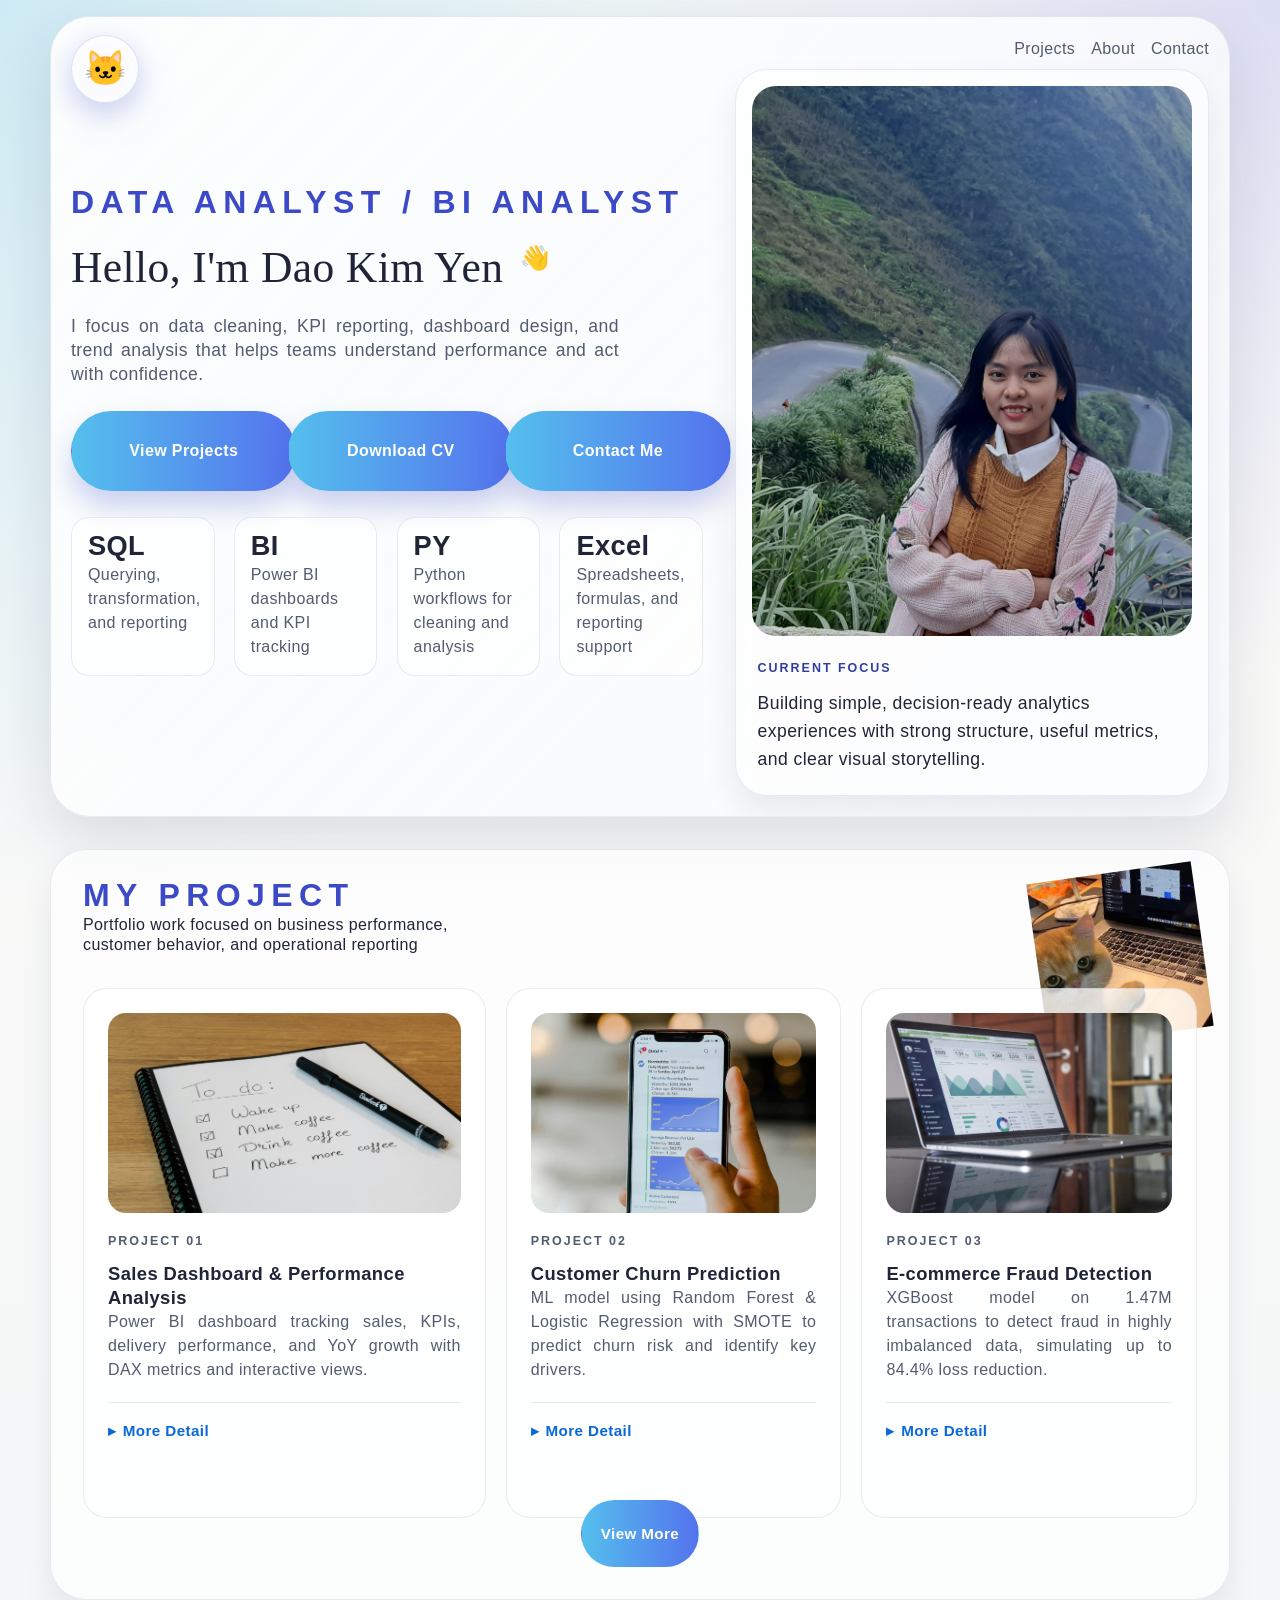
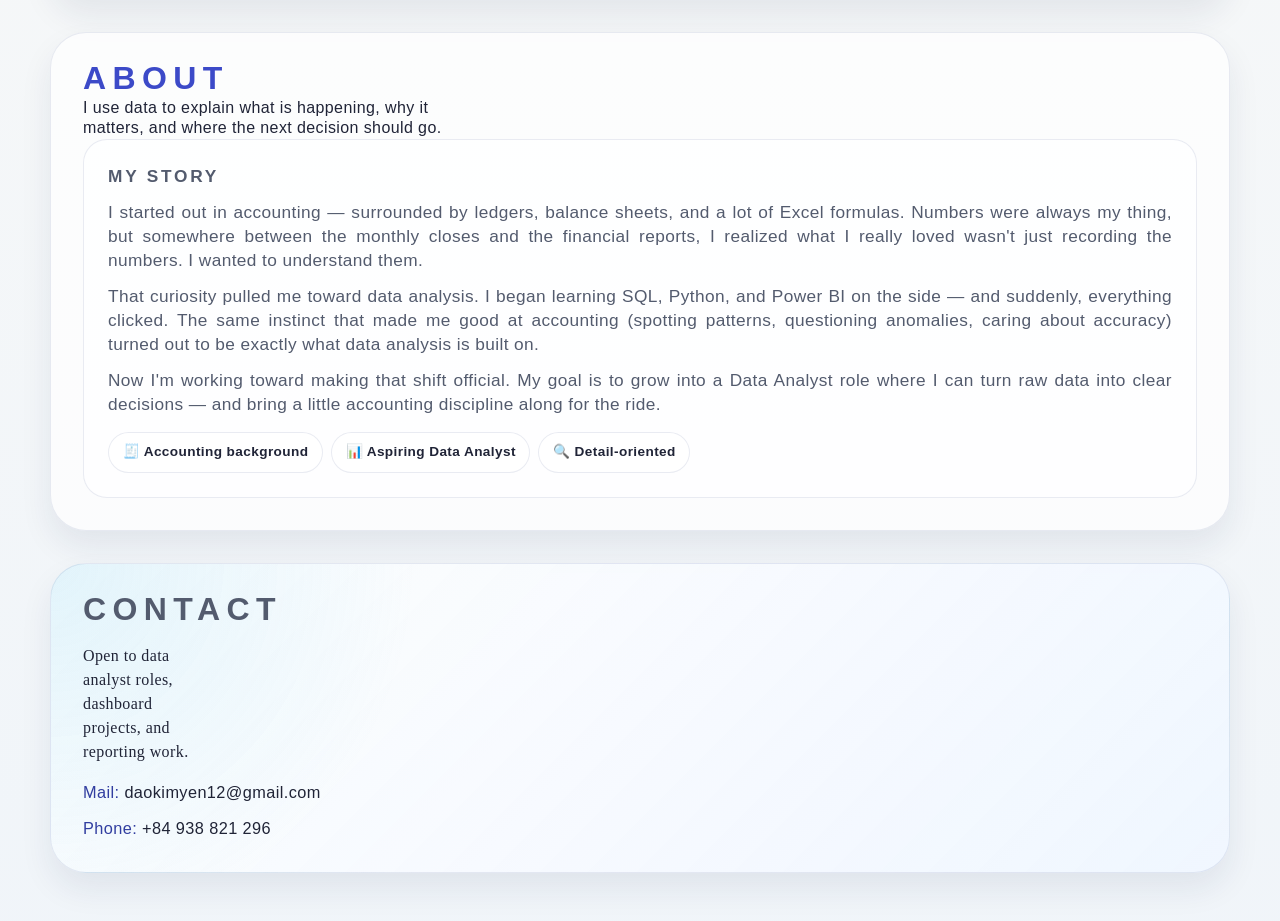
<file: index.html>
<!DOCTYPE html>
<html lang="en">
<head>
    <meta charset="UTF-8">
    <meta name="viewport" content="width=device-width, initial-scale=1.0">
    <meta name="description" content="Portfolio of a data analyst focused on dashboards, business insights, and decision-ready reporting.">
    <title>Data Analyst Portfolio</title>
    <link rel="stylesheet" href="css/main.css">
</head>
<body>
    <div class="page-shell">
        <header class="hero">
            <button class="cat-logo" id="cat-logo" type="button" aria-label="Play welcome message">🐱</button>
            <nav class="topbar">
                <div class="topbar-links">
                    <a href="#work">Projects</a>
                    <a href="#about">About</a>
                    <a href="#contact">Contact</a>
                </div>
            </nav>

            <section class="hero-grid" id="home">
                <div class="hero-copy">
                    <p class="eyebrow">Data Analyst / BI Analyst</p>
                    <h1>Hello, I'm Dao Kim Yen <span class="wave-hand" aria-hidden="true">👋</span></h1>
                    <p class="hero-text">
                        I focus on data cleaning, KPI reporting, dashboard design, and trend analysis that helps teams understand performance and act with confidence.
                    </p>

                    <div class="hero-actions">
                        <a class="button button-primary" href="#work">View Projects</a>
                        <a class="button button-primary" href="asset/CV_DaoKimYen.pdf" download>Download CV</a>
                        <a class="button button-primary" href="#contact">Contact Me</a>
                        <!--<a class="button button-secondary" href="asset/CV_Tuan.pdf" download>Download CV</a>
                        <a class="button button-tertiary" href="#contact">Contact Me</a>
                        <a class="button button-primary" href="asset/CV_Tuan.pdf" download>Download CV</a> -->
                    </div>

                    <ul class="hero-metrics">
                        <li>
                            <strong>SQL</strong>
                            <span>Querying, transformation, and reporting</span>
                        </li>
                        <li>
                            <strong>BI</strong>
                            <span>Power BI dashboards and KPI tracking</span>
                        </li>
                        <li>
                            <strong>PY</strong>
                            <span>Python workflows for cleaning and analysis</span>
                        </li>
                        <li>
                            <strong>Excel</strong>
                            <span>Spreadsheets, formulas, and reporting support</span>
                        </li>
                    </ul>
                </div>

                <div class="hero-card">
                    <div class="hero-photo-wrap">
                        <img src="asset/KY.jpg" alt="Portrait of DKY">
                    </div>
                    <div class="hero-card-copy">
                        <p class="hero-card-label">Current Focus</p>
                        <p class="hero-card-title">Building simple, decision-ready analytics experiences with strong structure, useful metrics, and clear visual storytelling.</p>
                    </div>
                </div>
            </section>
        </header>

        <main>
            <section class="section" id="work">
                <div class="section-heading">
                    <p class="eyebrow">My Project</p>
                    <h2 class="work-heading-subtitle">Portfolio work focused on business performance, customer behavior, and operational reporting</h2>
                </div>

                <img class="work-cat-image" src="asset/cat2.jpeg" alt="Cat typing on a laptop">

                <div class="project-grid">
                    <article class="project-card">
                        <a href="https://drive.google.com/drive/u/0/folders/1yA1tzAfe2onfVHn7_rutXgk6dZRs2z1W" target="_blank" rel="noopener noreferrer" class="project-img-link">
                            <img src="asset/project1.jpg" alt="Sales Dashboard & Performance Analysis">
                        </a>
                        <p class="project-tag">Project 01</p>
                        <h3>Sales Dashboard & Performance Analysis</h3>
                        <p>Power BI dashboard tracking sales, KPIs, delivery performance, and YoY growth with DAX metrics and interactive views.</p>
                        <details class="project-summary">
                            <summary class="project-summary-toggle">More Detail</summary>
                            <div class="project-summary-body">
                                <p class="project-detail-line"><strong>Goal:</strong> Build a commercial performance dashboard to monitor revenue, orders, customers, shipping cost, delivery status, and customer satisfaction.</p>
                                <p class="project-detail-line"><strong>Tools:</strong> Power BI, DAX, Excel/CSV data preparation.</p>
                                <h4 class="project-detail-title">Implementation</h4>
                                <ul class="project-points">
                                    <li>Cleaned and standardized sales, orders, customers, products, payments, shipping, and review datasets.</li>
                                    <li>Built a Power BI data model and configured relationships across key fact and dimension tables.</li>
                                    <li>Created DAX measures such as Total Sales, Total Orders, Total Customers, AOV, Freight Ratio, YoY, and QoQ.</li>
                                    <li>Designed dashboards by year/quarter/month, category, payment method, and delivery status.</li>
                                    <li>Analyzed delivery time, freight cost, and customer rating relationships.</li>
                                    <li>Added slicers and tooltips for flexible filtering by period, order status, shipping status, and product size group.</li>
                                </ul>
                                <h4 class="project-detail-title">Outcome</h4>
                                <p>Delivered an end-to-end KPI view, identified strong growth in early 2018, highlighted late-order risk linked with low review scores, and showed freight cost at around 14% of payment value to support logistics optimization.</p>
                            </div>
                        </details>
                    </article>

                    <article class="project-card">
                        <a href="https://github.com/YenYen96/Bank-Customer-Churn-Prediction" target="_blank" rel="noopener noreferrer" class="project-img-link">
                            <img src="asset/project2.jpg" alt="Customer Churn Prediction">
                        </a>
                        <p class="project-tag">Project 02</p>
                        <h3>Customer Churn Prediction</h3>
                        <p>ML model using Random Forest & Logistic Regression with SMOTE to predict churn risk and identify key drivers.</p>
                        <details class="project-summary">
                            <summary class="project-summary-toggle">More Detail</summary>
                            <div class="project-summary-body">
                                <p class="project-detail-line"><strong>Goal:</strong> Predict churn probability for bank customers and prioritize retention campaigns for high-risk groups.</p>
                                <p class="project-detail-line"><strong>Tools:</strong> Python, Pandas, NumPy, Matplotlib, Seaborn, Scikit-learn, Imbalanced-learn.</p>
                                <h4 class="project-detail-title">Implementation</h4>
                                <ul class="project-points">
                                    <li>Prepared customer data with features such as credit score, geography, age, tenure, balance, product count, card status, and activity level.</li>
                                    <li>Ran EDA to identify churn-related drivers, with notable effects from age, high balance, and low activity.</li>
                                    <li>Built preprocessing steps including unnecessary-column removal, categorical encoding, and scaling.</li>
                                    <li>Created train/test pipeline and trained Decision Tree, Random Forest, and Logistic Regression models.</li>
                                    <li>Handled class imbalance using class weights, random oversampling, random undersampling, and SMOTE.</li>
                                    <li>Evaluated with Accuracy, Precision, Recall, and F1-score; then tuned threshold to improve churn detection balance.</li>
                                </ul>
                                <h4 class="project-detail-title">Outcome</h4>
                                <ul class="project-points">
                                    <li>Identified high-risk segments, especially older and inactive customers with high account balances.</li>
                                    <li>Threshold optimization improved Precision-Recall trade-off for business retention use cases.</li>
                                    <li>Final Logistic Regression baseline reached approximately F1-score = 0.31 after threshold tuning.</li>
                                    <li>Recommended focused customer-care actions for high-probability churn segments to reduce attrition cost.</li>
                                </ul>
                            </div>
                        </details>
                    </article>

                    <article class="project-card">
                        <a href="https://github.com/YenYen96/fraud-prediction-model" target="_blank" rel="noopener noreferrer" class="project-img-link">
                            <img src="asset/project3.jpg" alt="E-commerce Fraud Detection">
                        </a>
                        <p class="project-tag">Project 03</p>
                        <h3>E-commerce Fraud Detection</h3>
                        <p>XGBoost model on 1.47M transactions to detect fraud in highly imbalanced data, simulating up to 84.4% loss reduction.</p>
                        <details class="project-summary">
                            <summary class="project-summary-toggle">More Detail</summary>
                            <div class="project-summary-body">
                                <p class="project-detail-line"><strong>Goal:</strong> Build a machine learning model to detect high-risk e-commerce transactions and support fraud investigation prioritization.</p>
                                <p class="project-detail-line"><strong>Tools:</strong> Python, Pandas, NumPy, Matplotlib/Seaborn, Scikit-learn, XGBoost.</p>
                                <h4 class="project-detail-title">Implementation</h4>
                                <ul class="project-points">
                                    <li>Processed more than 1.47 million labeled transactions with significant class imbalance.</li>
                                    <li>Performed EDA on amount, time, account age, and address behavior patterns.</li>
                                    <li>Engineered features such as transaction amount log, account age, transaction hour, and billing/shipping mismatch.</li>
                                    <li>Trained and compared Logistic Regression, Decision Tree, Random Forest, and XGBoost.</li>
                                    <li>Applied imbalance handling techniques including class weight and random undersampling.</li>
                                    <li>Evaluated model performance with Precision, Recall, F1-score, ROC-AUC, and PR-AUC.</li>
                                </ul>
                                <h4 class="project-detail-title">Outcome</h4>
                                <ul class="project-points">
                                    <li>Selected XGBoost with undersampling as the final model.</li>
                                    <li>Final model reached PR-AUC = 0.378 and Recall = 68.8%, aligned with high-fraud-catch priority.</li>
                                    <li>Detected major fraud signals: high-value orders, new accounts, and midnight transactions (00:00-05:00).</li>
                                    <li>Business simulation suggested up to 84.4% reduction in potential fraud loss versus no model usage.</li>
                                </ul>
                            </div>
                        </details>
                    </article>
                </div>

                <div class="section-actions">
                    <a class="button button-primary section-button" href="projects.html">View More</a>
                </div>
            </section>

            <section class="section split-section" id="about">
                <div class="section-heading">
                    <p class="eyebrow">About</p>
                    <h2>I use data to explain what is happening, why it matters, and where the next decision should go.</h2>
                </div>

                <div class="about-panel">
                        <p class="about-panel-label">My Story</p>
                        <p>
                            I started out in accounting — surrounded by ledgers, balance sheets, and a lot of Excel formulas. Numbers were always my thing, but somewhere between the monthly closes and the financial reports, I realized what I really loved wasn't just <em>recording</em> the numbers. I wanted to <em>understand</em> them.
                        </p>
                        <p style="margin-top: 0.75rem;">
                            That curiosity pulled me toward data analysis. I began learning SQL, Python, and Power BI on the side — and suddenly, everything clicked. The same instinct that made me good at accounting (spotting patterns, questioning anomalies, caring about accuracy) turned out to be exactly what data analysis is built on.
                        </p>
                        <p style="margin-top: 0.75rem;">
                            Now I'm working toward making that shift official. My goal is to grow into a Data Analyst role where I can turn raw data into clear decisions — and bring a little accounting discipline along for the ride.
                        </p>
                        <div class="about-vibes" style="margin-top: 1rem;">
                            <span class="vibe-chip">🧾 Accounting background</span>
                            <span class="vibe-chip">📊 Aspiring Data Analyst</span>
                            <span class="vibe-chip">🔍 Detail-oriented</span>
                        </div>
                    </div>
            </section>

            <section class="section contact-section" id="contact">
                <div class="contact-card">
                    <p class="eyebrow">Contact</p>
                    <h2>Open to data analyst roles, dashboard projects, and reporting work.</h2>
                    <div class="contact-list">
                        <p><strong>Mail:</strong> daokimyen12@gmail.com</p>
                        <p><strong>Phone:</strong> +84 938 821 296</p>
                    </div>
                </div>
            </section>
        </main>
    </div>

    <script>
        const catLogo = document.getElementById("cat-logo");
        const preferredVoiceNames = [
            "Samantha",
            "Karen",
            "Moira",
            "Tessa",
            "Ava",
            "Allison",
            "Serena",
            "Google UK English Female",
            "Microsoft Zira",
        ];

        function pickPreferredVoice() {
            const voices = window.speechSynthesis.getVoices();

            if (!voices.length) {
                return null;
            }

            const namedVoice = voices.find((voice) =>
                preferredVoiceNames.some((name) => voice.name.includes(name))
            );

            if (namedVoice) {
                return namedVoice;
            }

            return voices.find((voice) => voice.lang.toLowerCase().startsWith("en")) || null;
        }

        if (catLogo && "speechSynthesis" in window) {
            window.speechSynthesis.onvoiceschanged = pickPreferredVoice;

            catLogo.addEventListener("click", () => {
                window.speechSynthesis.cancel();

                const message = new SpeechSynthesisUtterance("Ha... low. I'm Yen. Welcome to my portfolio.");
                message.lang = "en-US";
                message.rate = 0.88;
                message.pitch = 1.22;

                const preferredVoice = pickPreferredVoice();

                if (preferredVoice) {
                    message.voice = preferredVoice;
                    message.lang = preferredVoice.lang;
                }

                window.speechSynthesis.speak(message);
            });
        }
    </script>
</body>
</html>
</file>
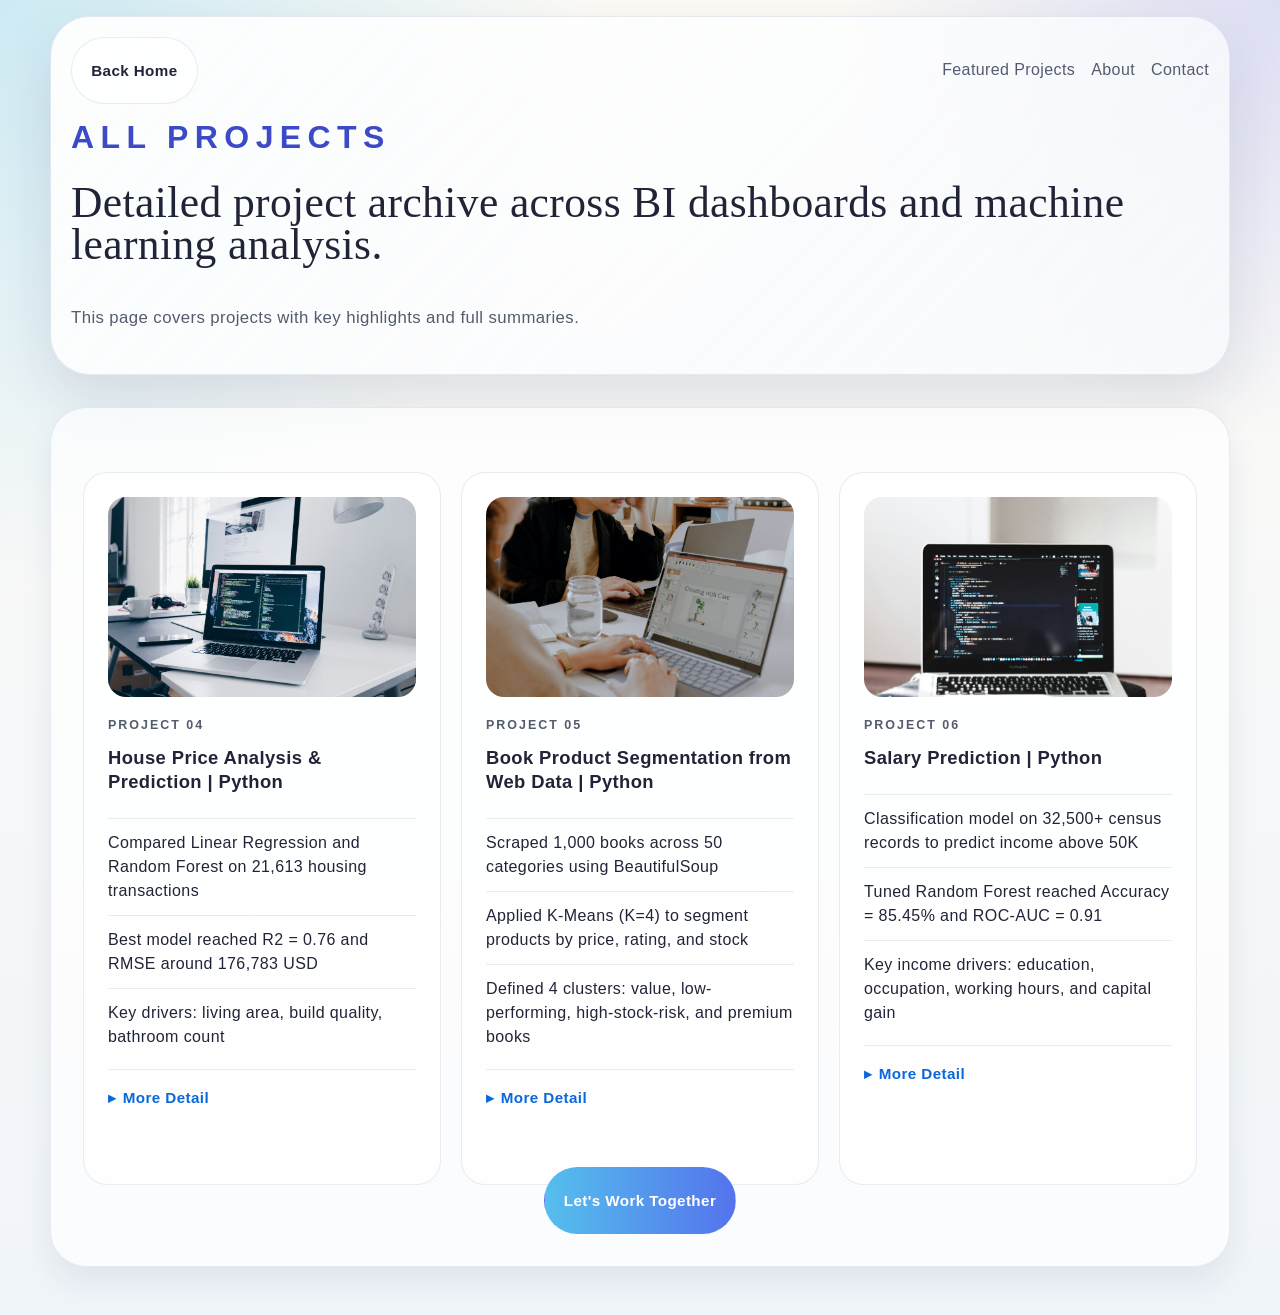
<file: projects.html>
﻿<!DOCTYPE html>
<html lang="en">
<head>
    <meta charset="UTF-8">
    <meta name="viewport" content="width=device-width, initial-scale=1.0">
    <meta name="description" content="All data analyst projects covering dashboards, customer insights, and operational reporting.">
    <title>All Projects | Data Analyst Portfolio</title>
    <link rel="stylesheet" href="css/main.css">
</head>
<body class="projects-page">
    <div class="page-shell">
        <header class="hero">
            <nav class="topbar">
                <a class="button button-secondary section-button" href="index.html">Back Home</a>
                <div class="topbar-links">
                    <a href="index.html#work">Featured Projects</a>
                    <a href="index.html#about">About</a>
                    <a href="index.html#contact">Contact</a>
                </div>
            </nav>

            <section class="hero-copy" id="all-projects">
                <p class="eyebrow">All Projects</p>
                <h1>Detailed project archive across BI dashboards and machine learning analysis.</h1>
                <p class="page-intro">
                    This page covers projects with key highlights and full summaries.
                </p>
            </section>
        </header>

        <main>
            <section class="section">
                <div class="projects-layout">

                    <article class="project-card">
                        <a href="https://github.com/YenYen96/House-Price-Analysis-Prediction" target="_blank" rel="noopener noreferrer" class="project-img-link">
                            <img src="asset/project4.jpg" alt="House Price Analysis & Prediction">
                        </a>
                        <p class="project-tag">Project 04</p>
                        <h3>House Price Analysis & Prediction | Python</h3>
                        <ul class="project-points">
                            <li>Compared Linear Regression and Random Forest on 21,613 housing transactions</li>
                            <li>Best model reached R2 = 0.76 and RMSE around 176,783 USD</li>
                            <li>Key drivers: living area, build quality, bathroom count</li>
                        </ul>
                        <details class="project-summary">
                            <summary class="project-summary-toggle">More Detail</summary>
                            <div class="project-summary-body">
                                <p class="project-detail-line"><strong>Goal:</strong> Build a machine learning solution to predict housing prices and identify major value drivers.</p>
                                <p class="project-detail-line"><strong>Tools:</strong> Python, Pandas, NumPy, Matplotlib, Seaborn, Scikit-learn.</p>
                                <h4 class="project-detail-title">Implementation</h4>
                                <ul class="project-points">
                                    <li>Analyzed 21,613 housing transactions with features including price, living area, lot area, bedrooms, bathrooms, floors, and build year.</li>
                                    <li>Cleaned missing/duplicate records, converted date fields, and created derived variables such as year, month, and house_age.</li>
                                    <li>Performed EDA using histograms, count plots, box plots, correlation heatmaps, and time-based trend charts.</li>
                                    <li>Detected outliers, especially in price, bedrooms, sqft_living, sqft_lot, and high-value segments.</li>
                                    <li>Compared Linear Regression and Random Forest on both raw and outlier-handled datasets.</li>
                                    <li>Evaluated models using R2 and RMSE metrics.</li>
                                </ul>
                                <h4 class="project-detail-title">Outcome</h4>
                                <ul class="project-points">
                                    <li>Random Forest performed better than Linear Regression, indicating non-linear relationships.</li>
                                    <li>Best model (Random Forest with 200 trees after outlier handling) reached R2 = 0.76 and RMSE around 176,783 USD.</li>
                                    <li>Linear Regression improved to R2 = 0.65 after outlier handling.</li>
                                    <li>Most influential factors included living area, build quality, bathroom count, nearby living area, and above-ground area.</li>
                                </ul>
                            </div>
                        </details>
                    </article>

                    <article class="project-card">
                        <a href="https://github.com/YenYen96/Book-Product-Segmentation" target="_blank" rel="noopener noreferrer" class="project-img-link">
                            <img src="asset/project5.jpg" alt="Book Product Segmentation">
                        </a>
                        <p class="project-tag">Project 05</p>
                        <h3>Book Product Segmentation from Web Data | Python</h3>
                        <ul class="project-points">
                            <li>Scraped 1,000 books across 50 categories using BeautifulSoup</li>
                            <li>Applied K-Means (K=4) to segment products by price, rating, and stock</li>
                            <li>Defined 4 clusters: value, low-performing, high-stock-risk, and premium books</li>
                        </ul>
                        <details class="project-summary">
                            <summary class="project-summary-toggle">More Detail</summary>
                            <div class="project-summary-body">
                                <p class="project-detail-line"><strong>Goal:</strong> Collect and analyze e-commerce book data, then segment products to support pricing and inventory decisions.</p>
                                <p class="project-detail-line"><strong>Tools:</strong> Python, Requests, BeautifulSoup, Pandas, NumPy, Matplotlib, Seaborn, Scikit-learn, K-Means, PCA.</p>
                                <h4 class="project-detail-title">Implementation</h4>
                                <ul class="project-points">
                                    <li>Scraped 1,000 products from Books to Scrape across 50 categories.</li>
                                    <li>Extracted title, category, price, rating, stock status, stock quantity, description, URL, and image fields.</li>
                                    <li>Converted text price to numeric format, parsed availability into stock quantity, and standardized column names.</li>
                                    <li>Handled missing values, duplicates, and repeated price records.</li>
                                    <li>Ran EDA for price/rating distribution, category volume, average metrics, and inventory trends by category.</li>
                                    <li>Standardized key variables and used K-Means clustering with Elbow and Silhouette to select K = 4.</li>
                                    <li>Visualized clusters with PCA and profiled average characteristics per segment.</li>
                                </ul>
                                <h4 class="project-detail-title">Outcome</h4>
                                <ul class="project-points">
                                    <li>Produced a clean dataset of 1,000 books, 50 categories, and total stock of 8,585 units.</li>
                                    <li>Defined 4 business-oriented clusters: value books, low-performing books, high-stock-risk books, and premium books.</li>
                                    <li>Highlighted frequent categories such as Default, Nonfiction, Fiction, Sequential Art, Fantasy, Romance, and Young Adult.</li>
                                    <li>Suggested cluster-based pricing, stock control, promotion planning, and recommendation strategies.</li>
                                </ul>
                            </div>
                        </details>
                    </article>

                    <article class="project-card">
                        <a href="https://github.com/YenYen96/Salary-Prediction-Model" target="_blank" rel="noopener noreferrer" class="project-img-link">
                            <img src="asset/project6.jpg" alt="Salary Prediction">
                        </a>
                        <p class="project-tag">Project 06</p>
                        <h3>Salary Prediction | Python</h3>
                        <ul class="project-points">
                            <li>Classification model on 32,500+ census records to predict income above 50K</li>
                            <li>Tuned Random Forest reached Accuracy = 85.45% and ROC-AUC = 0.91</li>
                            <li>Key income drivers: education, occupation, working hours, and capital gain</li>
                        </ul>
                        <details class="project-summary">
                            <summary class="project-summary-toggle">More Detail</summary>
                            <div class="project-summary-body">
                                <p class="project-detail-line"><strong>Goal:</strong> Predict whether annual income is above 50K and analyze the most influential factors behind income level.</p>
                                <p class="project-detail-line"><strong>Tools:</strong> Python, Pandas, NumPy, Matplotlib, Seaborn, Scikit-learn, K-Means, PCA.</p>
                                <h4 class="project-detail-title">Implementation</h4>
                                <ul class="project-points">
                                    <li>Cleaned and processed Adult Census Income data with over 32,500 records.</li>
                                    <li>Standardized column names, converted "?" to null, removed duplicates, and created age-group and capital-gain/loss indicators.</li>
                                    <li>Performed EDA for income relationships with age, working hours, education, occupation, nationality, and capital gain/loss.</li>
                                    <li>Applied K-Means segmentation and PCA visualization for income-related profile exploration.</li>
                                    <li>Built preprocessing pipeline with StandardScaler for numeric features and one-hot encoding for categorical features.</li>
                                    <li>Trained Logistic Regression and Random Forest with GridSearchCV hyperparameter tuning.</li>
                                    <li>Evaluated by Accuracy, Precision, Recall, F1-score, ROC-AUC, and PR-AUC.</li>
                                </ul>
                                <h4 class="project-detail-title">Outcome</h4>
                                <ul class="project-points">
                                    <li>Found class imbalance: income &lt;= 50K at about 75.9%, income &gt; 50K at about 24.1%.</li>
                                    <li>Key factors for higher income included middle age, higher education, longer working hours, managerial/specialized occupations, and capital gain.</li>
                                    <li>Tuned Logistic Regression reached ROC-AUC = 0.9139, Recall = 85.18%, and F1-score = 69.65%.</li>
                                    <li>Tuned Random Forest reached Accuracy = 85.45%, Precision = 81.84%, and ROC-AUC = 0.9114.</li>
                                    <li>Proposed model use for high-income lead targeting and potential income-based customer segmentation.</li>
                                </ul>
                            </div>
                        </details>
                    </article>

                </div>

                <div class="section-actions">
                    <a class="button button-primary section-button" href="index.html#contact">Let's Work Together</a>
                </div>
            </section>
        </main>
    </div>
</body>
</html>
</file>
<file: css/main.css>
@import "theme.css";

:root {
  --bg-color: hsl(42, 56%, 96%);
  --surface-color: hsla(0, 0%, 100%, 0.74);
  --surface-strong: hsl(0, 0%, 100%);
  --text-color: hsl(229, 27%, 17%);
  --muted-color: hsl(222, 14%, 38%);
  --line-color: hsla(231, 46%, 34%, 0.1);
  --shadow-soft: 0 24px 60px hsla(231, 46%, 20%, 0.12);
  --shadow-card: 0 16px 32px hsla(231, 46%, 20%, 0.08);
  --radius-xl: 32px;
  --radius-lg: 24px;
  --radius-md: 18px;
  --content-width: 1180px;
}

html {
  scroll-behavior: smooth;
}

body {
  min-height: 100vh;
  font-family: "Avenir Next", "Segoe UI", sans-serif;
  font-size: var(--p-font-size);
  line-height: var(--p-line-height);
  letter-spacing: var(--p-letter-spacing);
  color: var(--text-color);
  background:
    radial-gradient(circle at top left, hsla(198, 81%, 63%, 0.28), transparent 32%),
    radial-gradient(circle at top right, hsla(233, 73%, 59%, 0.18), transparent 24%),
    linear-gradient(180deg, hsl(42, 60%, 98%), hsl(210, 43%, 96%));
}

a {
  color: inherit;
  text-decoration: none;
}

img {
  display: block;
  max-width: 100%;
}

.page-shell {
  width: min(calc(100% - 2rem), var(--content-width));
  margin: 0 auto;
  padding: 1rem 0 3rem;
}

.hero {
  position: relative;
  overflow: hidden;
  padding: 1.25rem;
  border: 1px solid var(--line-color);
  border-radius: 40px;
  background: linear-gradient(135deg, hsla(0, 0%, 100%, 0.92), hsla(210, 45%, 98%, 0.78));
  box-shadow: var(--shadow-soft);
}

.cat-logo {
  position: absolute;
  top: 1.1rem;
  left: 1.25rem;
  z-index: 2;
  display: flex;
  align-items: center;
  justify-content: center;
  width: 4.25rem;
  height: 4.25rem;
  border: 1px solid hsla(var(--p-700-code), 0.16);
  border-radius: 50%;
  background: hsla(0, 0%, 100%, 0.82);
  box-shadow: 0 12px 24px hsla(var(--p-700-code), 0.12);
  font-size: 2.15rem;
  line-height: 1;
  cursor: pointer;
  filter: drop-shadow(0 8px 18px hsla(var(--p-700-code), 0.18));
  transition: transform 0.2s ease, box-shadow 0.2s ease;
}

.cat-logo:hover {
  transform: translateY(-2px) scale(1.02);
  box-shadow: 0 16px 28px hsla(var(--p-700-code), 0.16);
}

.cat-logo:focus-visible {
  outline: 2px solid var(--p-600);
  outline-offset: 4px;
}

.topbar,
.hero-grid,
.section,
.contact-card {
  position: relative;
  z-index: 1;
}

.topbar {
  display: flex;
  align-items: center;
  justify-content: flex-end;
  gap: 1rem;
  margin-bottom: 0.5rem;
}

.brand {
  font-family: Georgia, "Times New Roman", serif;
  font-size: 2rem;
  font-weight: 700;
  letter-spacing: 0.08em;
}

.topbar-links {
  display: flex;
  flex-wrap: wrap;
  gap: 1rem;
  color: var(--muted-color);
}

.hero-grid {
  display: grid;
  grid-template-columns: 1.2fr 0.9fr;
  gap: 2rem;
  align-items: stretch;
}

.hero-copy,
.hero-card,
.project-card,
.about-panel,
.skills-panel,
.contact-card {
  animation: rise 0.9s ease both;
}

.hero-copy {
  display: flex;
  flex-direction: column;
  align-items: flex-start;
  justify-content: center;
  gap: 1.6rem;
  padding: 0.75rem 0;
}

.hero-copy h1,
.section-heading h2,
.contact-card h2 {
  font-family: Georgia, "Times New Roman", serif;
}

.eyebrow {
  margin-top: -0.35rem;
  margin-bottom: 0;
  color: var(--p-700);
  font-size: 2rem;
  font-weight: 700;
  letter-spacing: 0.2em;
  line-height: 1.2;
  /* text-align: center;
  align-self: center; */
  text-transform: uppercase;
}

.hero-copy h1 {
  margin: 0;
  max-width: none;
  font-size: clamp(0.5rem, 3.4vw, 3.3rem);
  line-height: 0.95;
}

.wave-hand {
  display: inline-block;
  margin-left: 0.2em;
  font-size: 0.55em;
  vertical-align: top;
  transform-origin: 70% 70%;
  animation: wave-hand 2.8s ease-in-out infinite;
}

.hero-text {
  max-width: 56ch;
  margin-top: 0;
  color: var(--muted-color);
  font-size: 1.1rem;
  text-align: justify;
}

.hero-actions {
  display: grid;
  grid-template-columns: repeat(3, minmax(0, 1fr));
  gap: 1.2rem;
  width: 100%;
  max-width: 100%;
  margin-top: 0;
  align-items: stretch;
  justify-content: stretch;
  align-self: stretch;
}

.button {
  display: inline-flex;
  align-items: center;
  justify-content: center;
  width: 100%;
  min-height: 3.25rem;
  padding: 0.8rem 0.8rem;
  border-radius: 999px;
  border: 1px solid transparent;
  font-weight: 700;
  text-align: center;
  line-height: 1.25;
  transition: transform 0.24s ease, box-shadow 0.24s ease, border-color 0.24s ease;
}

.button:hover {
  transform: translateY(-2px);
}

.button-primary {
  color: var(--foreground-color);
  background: var(--main-gradient-color);
  box-shadow: 0 16px 28px hsla(var(--p-700-code), 0.25);
}

.button-secondary {
  border-color: var(--line-color);
  background: hsla(0, 0%, 100%, 0.65);
}

.button-tertiary {
  background: transparent;
  color: var(--p-800);
}

.hero-metrics {
  display: grid;
  grid-template-columns: repeat(4, minmax(0, 1fr));
  gap: 1.2rem;
  margin-top: 0;
}

.hero-metrics li {
  padding: 1rem;
  border: 1px solid var(--line-color);
  border-radius: var(--radius-md);
  background: hsla(0, 0%, 100%, 0.58);
}

.hero-metrics strong {
  display: block;
  margin-bottom: 0.35rem;
  font-size: 1.7rem;
  font-weight: 800;
}

.hero-metrics span,
.project-card p,
.about-panel p,
.contact-card p,
.skills-panel,
.topbar-links {
  color: var(--muted-color);
}

.hero-card {
  padding: 1rem;
  border: 1px solid var(--line-color);
  border-radius: var(--radius-xl);
  background: hsla(0, 0%, 100%, 0.55);
  backdrop-filter: blur(10px);
  box-shadow: var(--shadow-card);
}

.hero-photo-wrap {
  overflow: hidden;
  border-radius: calc(var(--radius-xl) - 8px);
  aspect-ratio: 4 / 5;
}

.hero-photo-wrap img {
  width: 100%;
  height: 100%;
  object-fit: cover;
}

.hero-card-copy {
  padding: 1.25rem 0.35rem 0.35rem;
}

.hero-card-label,
.project-tag {
  margin-bottom: 0.55rem;
  color: var(--p-800);
  font-size: 0.78rem;
  font-weight: 700;
  letter-spacing: 0.16em;
  text-transform: uppercase;
}

.hero-card-title {
  color: var(--text-color);
  font-size: 1.1rem;
  line-height: 1.6;
}

.section {
  margin-top: 2rem;
  padding: 2rem;
  border: 1px solid var(--line-color);
  border-radius: 36px;
  background: hsla(0, 0%, 100%, 0.7);
  box-shadow: var(--shadow-card);
}

.section-heading h2 {
  max-width: 12ch;
  font-size: clamp(2rem, 4vw, 3.5rem);
  line-height: 1;
}

.section-heading .work-heading-subtitle {
  font-family: "Avenir Next", "Segoe UI", sans-serif;
  max-width: 42ch;
  font-size: clamp(1rem, 1vw, 1.5rem) !important;
  line-height: 1.3;
  text-transform: none;
  /* text-transform: lowercase; */
}

#work {
  position: relative;
}

.work-cat-image {
  position: absolute;
  top: 1.4rem;
  right: 1.6rem;
  width: clamp(120px, 13vw, 170px);
  height: auto;
  object-fit: contain;
  transform: rotate(-8deg);
  transform-origin: center;
}

.project-grid {
  display: grid;
  grid-template-columns: 1.2fr 1fr 1fr;
  gap: 1.25rem;
  margin-top: 2rem;
}

.section-actions {
  display: flex;
  justify-content: center;
  margin-top: 2rem;
  position: relative;
  z-index: 1;
}

.section-button {
  width: auto;
  min-width: 0;
  min-height: 2.75rem;
  padding: 0.65rem 1.2rem;
  font-size: 0.95rem;
  box-shadow: none;
}

.project-card,
.about-panel,
.skills-panel {
  min-height: 100%;
  padding: 1.5rem;
  border: 1px solid var(--line-color);
  border-radius: var(--radius-lg);
  background: var(--surface-color);
}

.project-img-link {
  display: block;
  overflow: hidden;
  border-radius: var(--radius-md);
  margin-bottom: 1rem;
}

.project-img-link img {
  width: 100%;
  height: 200px;
  object-fit: cover;
  transition: transform 0.3s ease;
}

.project-img-link:hover img {
  transform: scale(1.04);
}

.project-card h3 {
  margin-bottom: 0;
  font-size: 1.15rem;
  font-weight: 700;
}

.project-detail-title {
  margin-top: 1.1rem;
  margin-bottom: 0.65rem;
  color: var(--text-color);
  font-size: 1.03rem;
  font-weight: 700;
}

.project-detail-line {
  margin-bottom: 0.5rem;
}

.project-detail-line strong {
  color: var(--text-color);
}

.feature-card {
  background:
    radial-gradient(circle at top right, hsla(198, 81%, 63%, 0.18), transparent 34%),
    var(--surface-strong);
}

.project-points {
  display: grid;
  gap: 0.75rem;
  margin-top: 1.5rem;
}

.project-points li {
  padding-top: 0.75rem;
  border-top: 1px solid var(--line-color);
}

.split-section .section-heading h2 {
  /* max-width: 22ch;
  font-size: clamp(1rem, 1vw, 1.5rem);
  line-height: 1.1; */
  font-family: "Avenir Next", "Segoe UI", sans-serif;
  max-width: 42ch;
  font-size: clamp(1rem, 1vw, 1.5rem) !important;
  line-height: 1.3;
  text-transform: none;
  /* text-transform: lowercase; */
}

.about-grid {
  display: grid;
  grid-template-columns: 1fr 1fr;
  gap: 1.25rem;
  margin-top: 2rem;
}

.about-grid-3 {
  grid-template-columns: 1fr 1.1fr 0.9fr;
}

.about-panel-label {
  margin-bottom: 0.75rem;
  color: var(--p-800);
  font-size: 0.78rem;
  font-weight: 700;
  letter-spacing: 0.16em;
  text-transform: uppercase;
}

.about-fun-panel {
  display: flex;
  flex-direction: column;
  gap: 0;
}

.about-fun-panel p {
  margin-top: 0.6rem;
  font-size: 0.97rem;
}

.about-cat-wrap {
  position: relative;
  border-radius: var(--radius-md);
  overflow: hidden;
  margin-bottom: 0.5rem;
}

.about-cat-img {
  width: 100%;
  height: 160px;
  object-fit: cover;
  border-radius: var(--radius-md);
  display: block;
}

.about-cat-caption {
  position: absolute;
  bottom: 0;
  left: 0;
  right: 0;
  margin: 0 !important;
  padding: 0.5rem 0.75rem;
  background: hsla(233, 45%, 20%, 0.62);
  color: hsl(0,0%,100%) !important;
  font-size: 0.75rem !important;
  line-height: 1.4;
  backdrop-filter: blur(4px);
}

.about-vibes {
  display: flex;
  flex-wrap: wrap;
  gap: 0.5rem;
  margin-top: 0.9rem;
}

.vibe-chip {
  padding: 0.45rem 0.85rem;
  border: 1px solid var(--line-color);
  border-radius: 999px;
  background: hsla(0,0%,100%,0.8);
  color: var(--text-color);
  font-size: 0.85rem;
  font-weight: 600;
}

.about-panel p {
  font-size: 1.08rem;
  text-align: justify;
}

.project-summary {
  margin-top: 1.25rem;
  border-top: 1px solid var(--line-color);
  padding-top: 1rem;
}

.project-summary-toggle {
  cursor: pointer;
  font-weight: 700;
  font-size: 0.95rem;
  color: hsl(213, 90%, 45%);
  list-style: none;
  display: flex;
  align-items: center;
  gap: 0.4rem;
}

.project-summary-toggle::before {
  content: "▸";
  transition: transform 0.2s ease;
}

details[open] .project-summary-toggle::before {
  transform: rotate(90deg);
}

.project-summary-body {
  margin-top: 1rem;
}

.project-card p {
  text-align: justify;
}

.skills-panel {
  display: flex;
  flex-wrap: wrap;
  align-content: flex-start;
  gap: 0.9rem;
}

.skill-chip {
  padding: 0.8rem 1rem;
  border: 1px solid var(--line-color);
  border-radius: 999px;
  background: hsla(0, 0%, 100%, 0.86);
  color: var(--text-color);
  font-weight: 700;
}

.contact-section {
  background:
    radial-gradient(circle at top left, hsla(198, 81%, 63%, 0.16), transparent 30%),
    linear-gradient(135deg, hsla(0, 0%, 100%, 0.82), hsla(215, 100%, 97%, 0.94));
}

.contact-card {
  display: grid;
  gap: 1rem;
}

.contact-card h2 {
  max-width: 14ch;
}

.contact-list {
  display: grid;
  gap: 0.75rem;
}

.contact-list p {
  margin: 0;
  color: var(--text-color);
  font-size: 1.02rem;
}

.contact-list strong {
  color: var(--p-800);
}

.projects-page .hero {
  padding-bottom: 2rem;
}

.projects-page .topbar {
  justify-content: space-between;
}

.page-intro {
  max-width: 60ch;
  margin: 1rem 0 0;
  color: var(--muted-color);
  font-size: 1.05rem;
}

.projects-layout {
  display: grid;
  grid-template-columns: repeat(3, 1fr);
  gap: 1.25rem;
  margin-top: 2rem;
}

@keyframes rise {
  from {
    opacity: 0;
    transform: translateY(22px);
  }

  to {
    opacity: 1;
    transform: translateY(0);
  }
}

@keyframes wave-hand {
  0%,
  70%,
  100% {
    transform: rotate(0deg);
  }

  76% {
    transform: rotate(12deg);
  }

  82% {
    transform: rotate(-8deg);
  }

  88% {
    transform: rotate(12deg);
  }

  94% {
    transform: rotate(-4deg);
  }
}

@media (max-width: 960px) {
  .hero-grid,
  .project-grid,
  .about-grid,
  .about-grid-3 {
    grid-template-columns: 1fr;
  }

  .work-cat-image {
    top: 1.35rem;
    right: 1.1rem;
    width: 108px;
  }

  .hero-copy h1,
  .section-heading h2,
  .contact-card h2 {
    max-width: none;
  }

  .hero-metrics {
    grid-template-columns: repeat(2, minmax(0, 1fr));
  }
}

@media (max-width: 720px) {
  .page-shell {
    width: min(calc(100% - 1rem), var(--content-width));
    padding-bottom: 1.5rem;
  }

  .hero,
  .section {
    padding: 1.25rem;
    border-radius: 28px;
  }

  .topbar {
    flex-direction: column;
    align-items: flex-start;
    margin-bottom: 2rem;
  }

  .cat-logo {
    top: 1rem;
    left: 1rem;
    width: 3.5rem;
    height: 3.5rem;
    font-size: 1.8rem;
  }

  .topbar-links {
    gap: 0.75rem;
  }

  .hero-copy h1 {
    font-size: clamp(2.4rem, 13vw, 3.8rem);
  }

  .button {
    width: 100%;
  }

  .hero-metrics {
    grid-template-columns: 1fr;
  }
}
</file>
